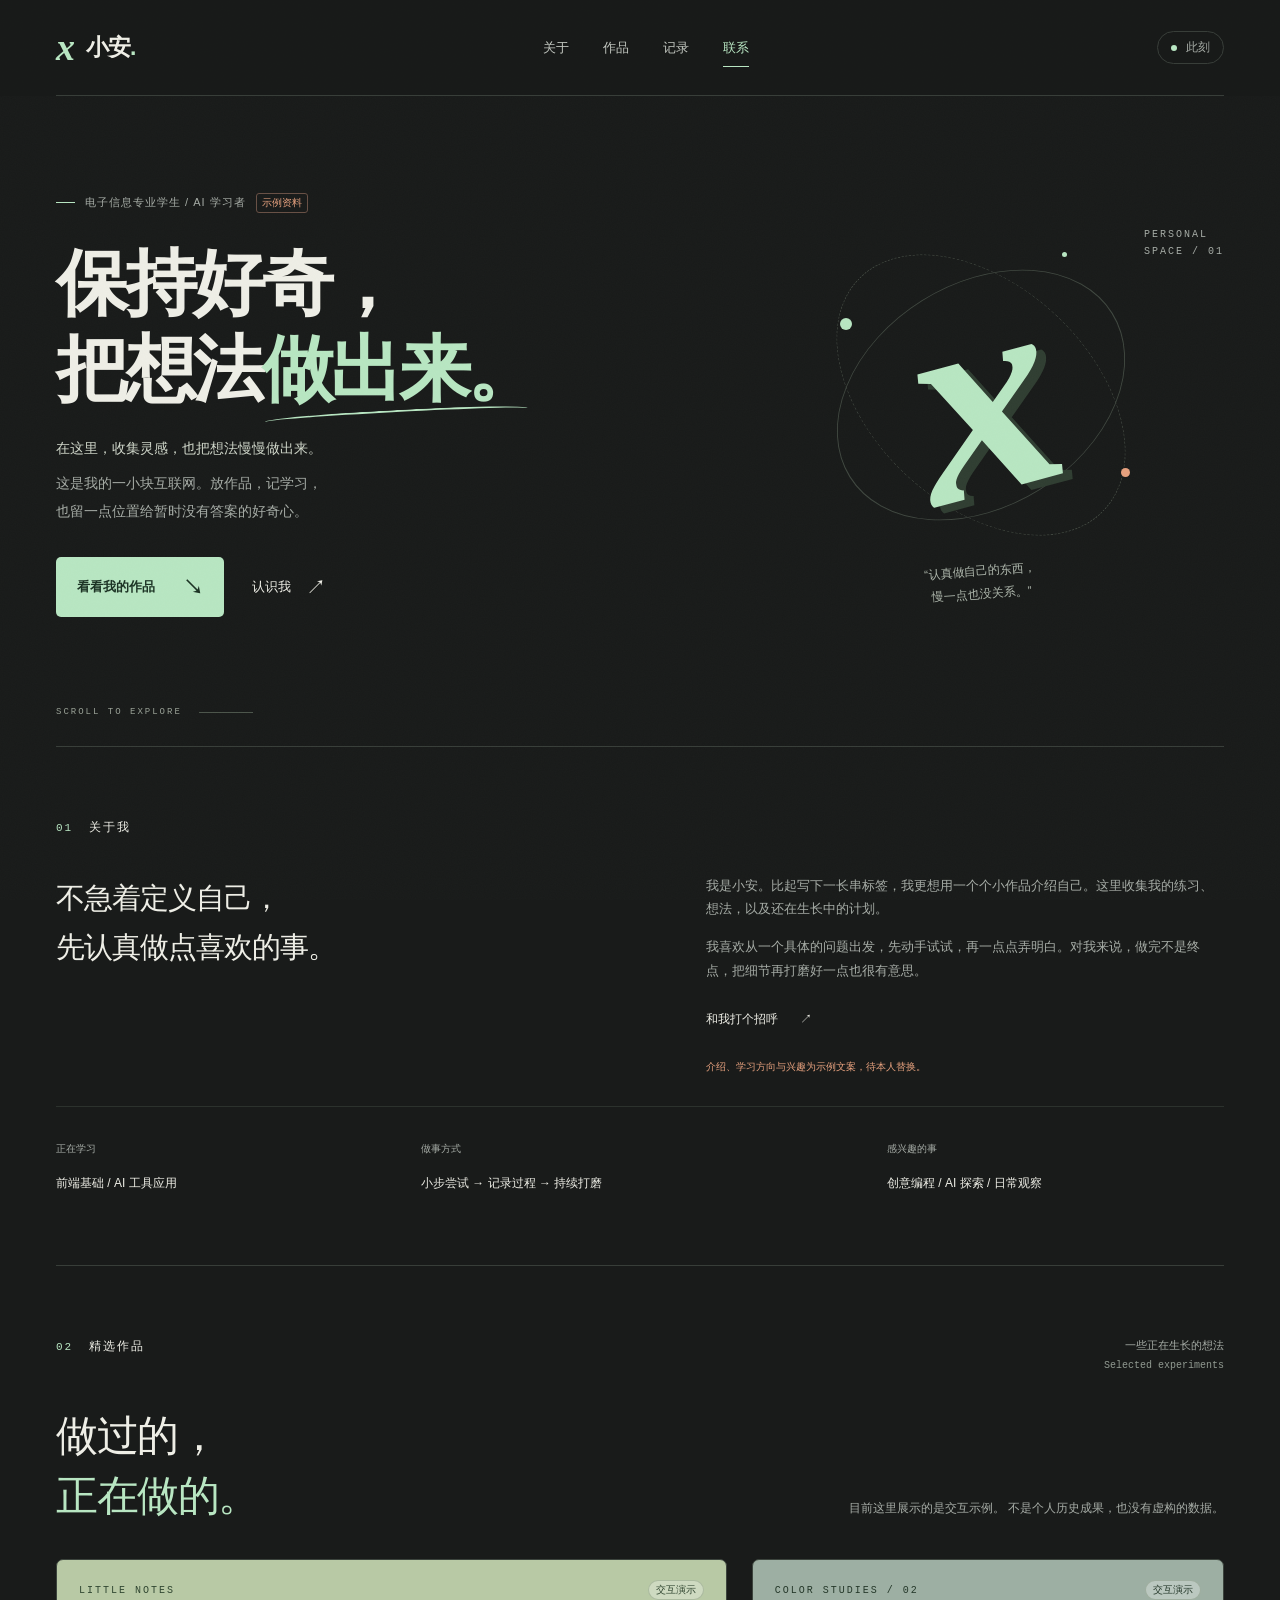
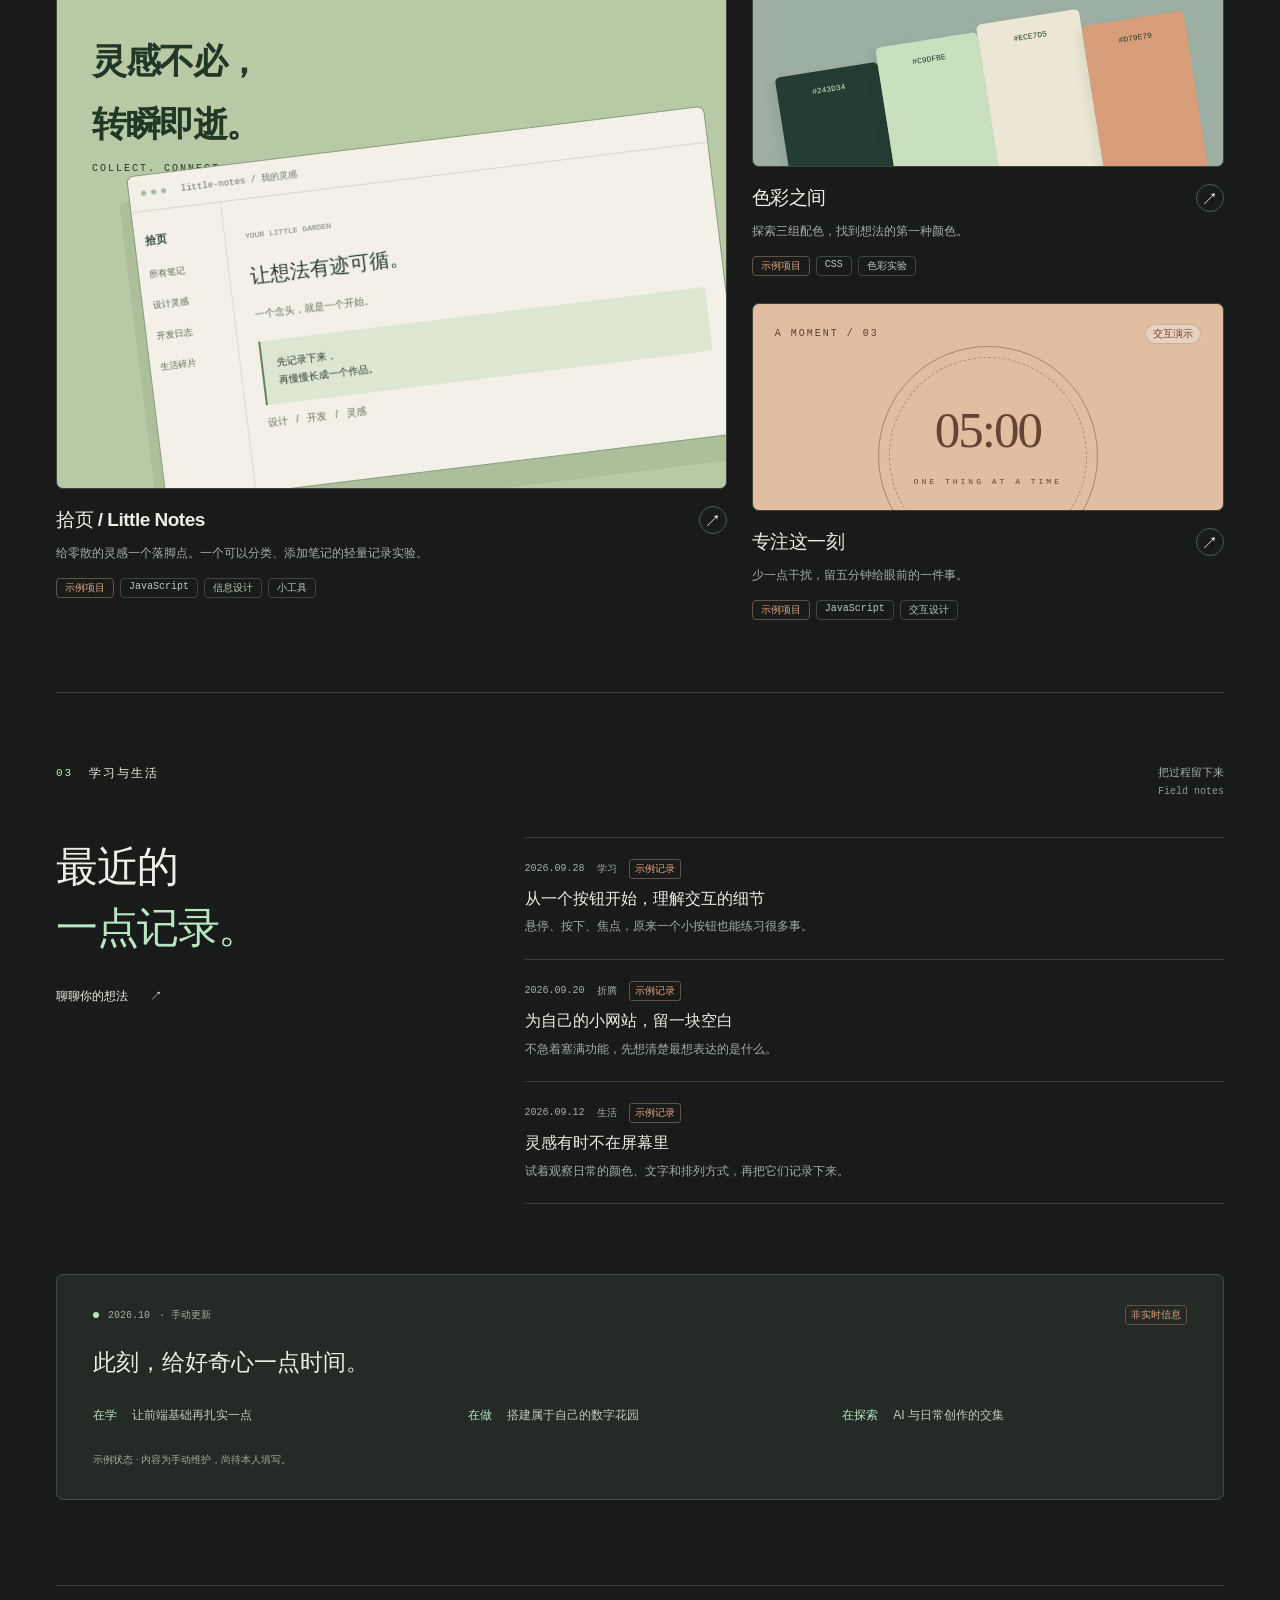
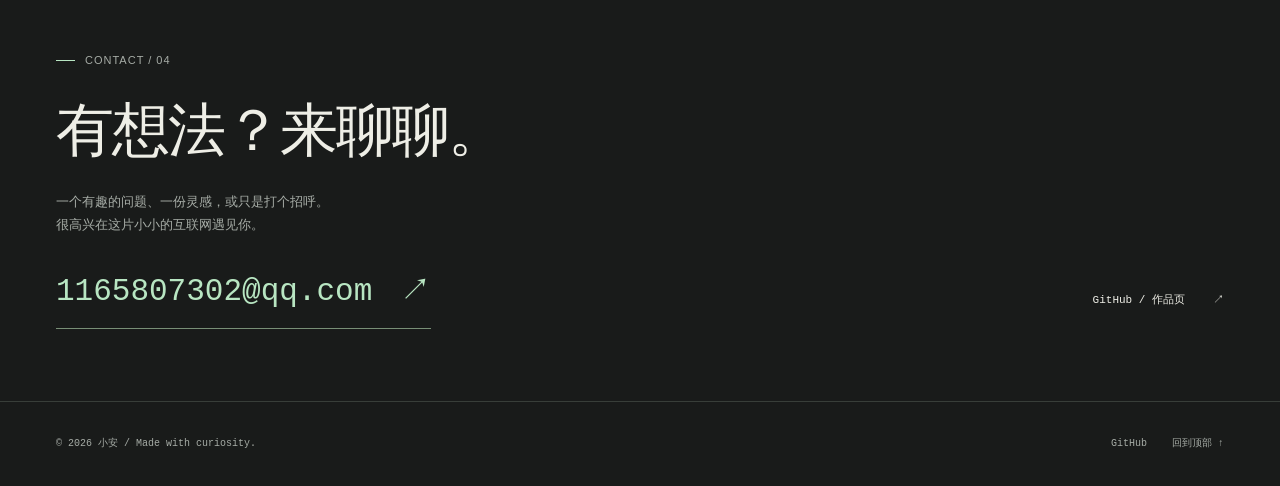
<file: index.html>
<!doctype html>
<html lang="zh-CN">
<head>
  <meta charset="utf-8">
  <meta name="viewport" content="width=device-width, initial-scale=1">
  <meta name="theme-color" content="#171918">
  <meta name="color-scheme" content="dark">
  <meta name="description" content="小安的个人空间：作品实验、学习记录，以及还在生长的想法。">
  <meta property="og:title" content="小安 — 保持好奇，把想法做出来">
  <meta property="og:description" content="作品实验、学习记录，以及还在生长的想法。">
  <meta property="og:type" content="website">
  <meta property="og:image" content="./assets/og-card.png">
  <meta property="og:image:alt" content="小安的个人空间：保持好奇，把想法做出来">
  <meta name="twitter:card" content="summary_large_image">
  <title>小安 — 保持好奇，把想法做出来</title>
  <link rel="icon" href="./assets/favicon.svg" type="image/svg+xml">
  <link rel="stylesheet" href="./styles.css">
  <script src="./config.js"></script>
</head>
<body>
  <div class="grain" aria-hidden="true"></div>
  <a class="skip-link" href="#main">跳到主要内容</a>
  <header class="site-header" id="top">
    <div class="container nav-wrap">
      <a class="wordmark" href="#top" aria-label="返回首页"><span class="wordmark-mark">x</span><span data-profile="nickname">小安</span><span class="wordmark-dot">.</span></a>
      <nav class="site-nav" aria-label="主导航">
        <a href="#about">关于</a><a href="#work">作品</a><a href="#notes">记录</a><a href="#contact">联系</a>
      </nav>
      <a class="nav-status" href="#now"><span class="status-dot"></span><span>此刻</span></a>
    </div>
  </header>

  <main id="main">
    <section class="hero container" aria-labelledby="hero-title">
      <div class="hero-copy reveal">
        <p class="eyebrow"><span class="eyebrow-line"></span><span data-profile="identity">电子信息专业学生 / AI 学习者</span><span class="example-mark">示例资料</span></p>
        <h1 id="hero-title"><span data-hero="0">保持好奇，</span><span data-hero="1">把想法</span><em data-hero="2">做出来。</em></h1>
        <p class="hero-intro" data-profile="intro"></p>
        <p class="hero-subtitle" data-hero="subtitle">这是我的一小块互联网。放作品，记学习，也留一点位置给暂时没有答案的好奇心。</p>
        <div class="hero-actions"><a class="button button-fill" href="#work">看看我的作品 <span>↘</span></a><a class="text-link" href="#about">认识我 <span>↗</span></a></div>
      </div>
      <div class="hero-aside reveal reveal-delay-1">
        <div class="orbital" aria-hidden="true"><span class="orbit orbit-one"></span><span class="orbit orbit-two"></span><span class="orbit-dot dot-a"></span><span class="orbit-dot dot-b"></span><span class="orbit-dot dot-c"></span><span class="orbital-core">x</span></div>
        <p class="aside-note">PERSONAL<br>SPACE / 01</p>
        <p class="aside-quote">“认真做自己的东西，<br>慢一点也没关系。”</p>
      </div>
      <div class="hero-scroll" aria-hidden="true"><span>SCROLL TO EXPLORE</span><span class="scroll-line"></span></div>
    </section>

    <section class="section about container" id="about" aria-labelledby="about-title">
      <div class="section-label"><span>01</span><span>关于我</span></div>
      <div class="about-grid">
        <h2 id="about-title" data-about="heading">不急着定义自己，<br>先认真做点喜欢的事。</h2>
        <div class="about-copy"><p data-about="p0"></p><p data-about="p1"></p><a class="arrow-link" href="#contact">和我打个招呼 <span>↗</span></a></div>
      </div>
      <div class="about-facts"><div class="fact"><span>正在学习</span><strong data-about="learning"></strong></div><div class="fact"><span>做事方式</span><strong data-about="method"></strong></div><div class="fact"><span>感兴趣的事</span><strong data-profile="interests"></strong></div></div>
    </section>

    <section class="section work container" id="work" aria-labelledby="work-title">
      <div class="section-heading"><div class="section-label"><span>02</span><span>精选作品</span></div><p>一些正在生长的想法<br><span>Selected experiments</span></p></div>
      <div class="work-intro"><h2 id="work-title">做过的，<br><em>正在做的。</em></h2><p>目前这里展示的是交互示例。<br>等我有了真实项目，会把它们换上来。</p></div>
      <div class="project-grid" id="project-grid"></div>
    </section>

    <section class="section notes container" id="notes" aria-labelledby="notes-title">
      <div class="section-heading"><div class="section-label"><span>03</span><span>学习与生活</span></div><p>把过程留下来<br><span>Field notes</span></p></div>
      <div class="notes-layout"><div><h2 id="notes-title">最近的<br><em>一点记录。</em></h2><a class="arrow-link" href="#contact">聊聊你的想法 <span>↗</span></a></div><div class="timeline" id="timeline"></div></div>
    </section>

    <section class="now-section container" id="now" aria-labelledby="now-title">
      <div class="now-card"><div class="now-top"><span class="now-label"><span class="status-dot"></span><span data-now="updated">2026.10</span> · 手动更新</span><span class="example-mark">非实时信息</span></div><h2 id="now-title" data-now="title">此刻正在做什么</h2><div class="now-list" id="now-list"></div><p class="now-foot" data-now="text"></p></div>
    </section>

    <section class="contact container" id="contact" aria-labelledby="contact-title"><div class="contact-rule"></div><p class="eyebrow"><span class="eyebrow-line"></span>CONTACT / 04</p><h2 id="contact-title" data-contact="title">有想法？来聊聊。</h2><p class="contact-copy" data-contact="text"></p><div class="contact-links"><a class="contact-email" data-email-link href="mailto:1165807302@qq.com"><span data-profile="email">1165807302@qq.com</span><span>↗</span></a><a class="contact-github" data-github-link href="https://github.com/oi-dazzling?tab=projects" target="_blank" rel="noreferrer"><span>GitHub / 作品页</span><span>↗</span></a></div></section>
  </main>

  <footer class="site-footer"><div class="container footer-inner"><p>© <span id="year">2026</span> <span data-profile="nickname">小安</span> / Made with curiosity.</p><div class="footer-links"><a data-github-link href="https://github.com/oi-dazzling?tab=projects" target="_blank" rel="noreferrer">GitHub</a><a href="#top">回到顶部 ↑</a></div></div></footer>
  <script src="./script.js"></script>
</body>
</html>
</file>
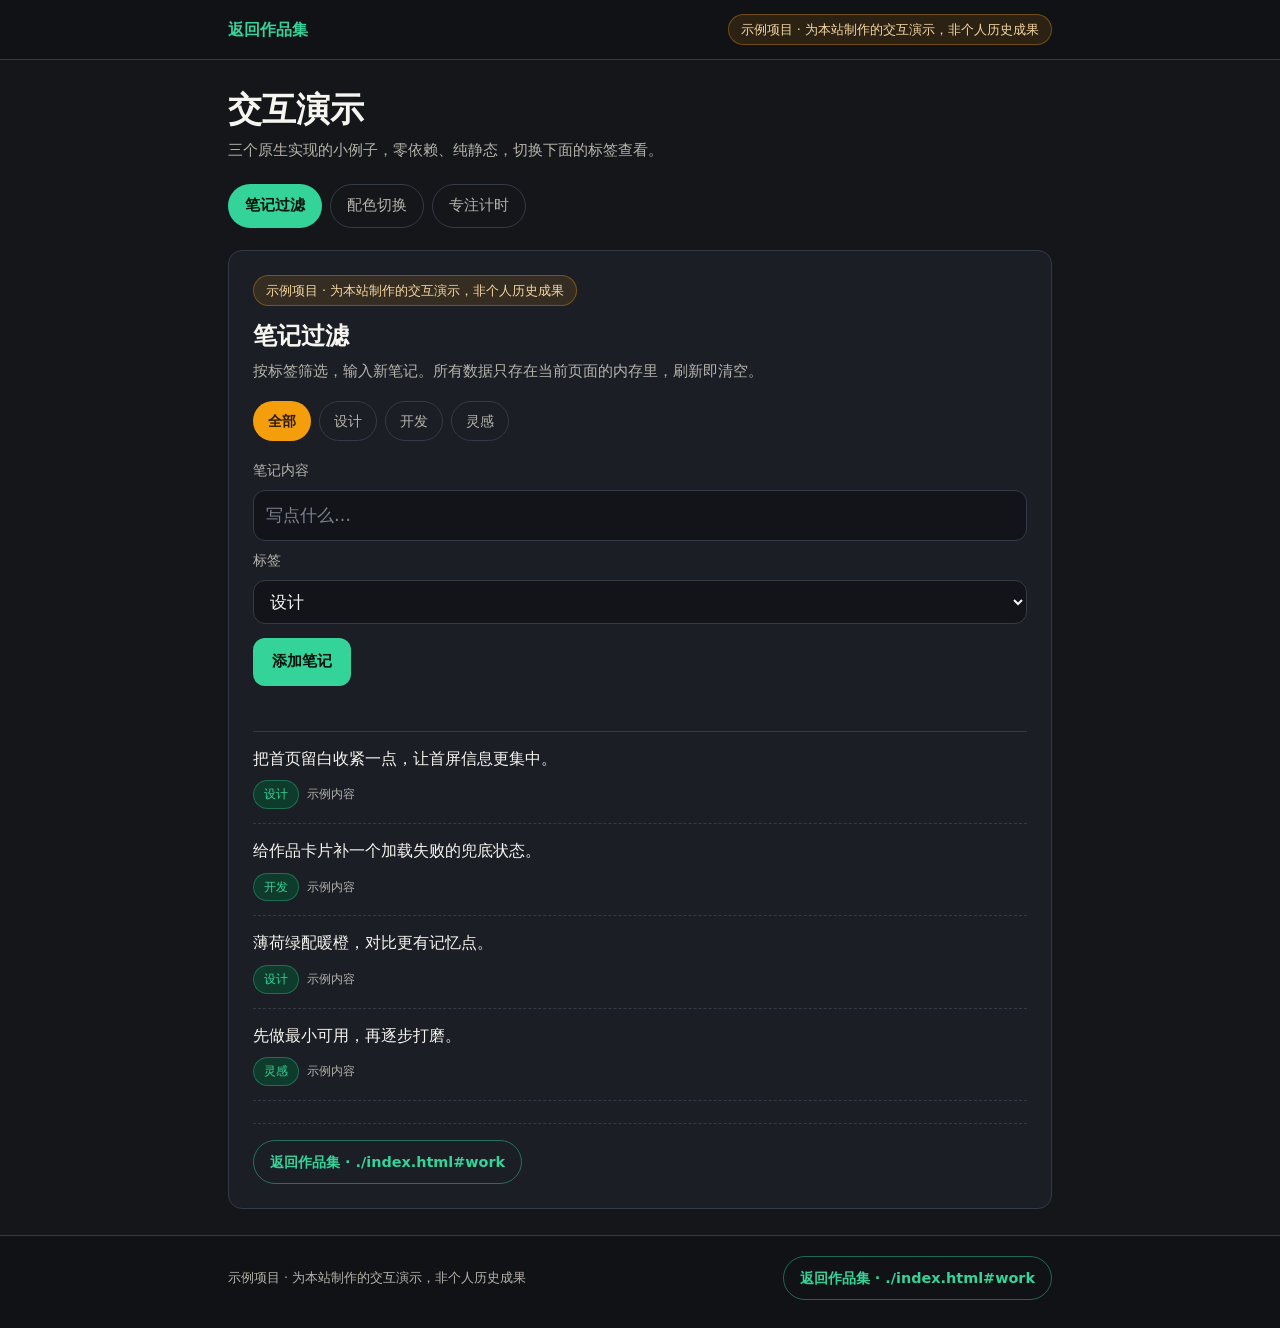
<file: demo.html>
<!DOCTYPE html>
<html lang="zh-CN">
<head>
<meta charset="utf-8">
<meta name="viewport" content="width=device-width, initial-scale=1">
<meta name="color-scheme" content="dark">
<meta name="description" content="三个原生实现的交互示例：笔记标签过滤、配色切换、专注倒计时。">
<title>交互演示 · 示例项目</title>
<link rel="icon" href="./assets/favicon.svg" type="image/svg+xml">
<link rel="stylesheet" href="./demo.css">
<script>
(function () {
  var value = null;
  try { value = new URLSearchParams(window.location.search).get('project'); } catch (error) { value = null; }
  if (value !== 'notes' && value !== 'palette' && value !== 'focus') { value = 'notes'; }
  document.documentElement.setAttribute('data-project', value);
})();
</script>
</head>
<body>
<a class="skip-link" href="#main">跳到主要内容</a>

<header class="site-head">
  <div class="wrap head-inner">
    <a class="brand" href="./index.html#work">返回作品集</a>
    <p class="tag-note">示例项目 · 为本站制作的交互演示，非个人历史成果</p>
  </div>
</header>

<main id="main" class="wrap" tabindex="-1">
  <h1 class="page-title">交互演示</h1>
  <p class="page-sub">三个原生实现的小例子，零依赖、纯静态，切换下面的标签查看。</p>

  <nav class="switcher" aria-label="示例切换">
    <a class="switch-link" data-project="notes" href="./demo.html?project=notes">笔记过滤</a>
    <a class="switch-link" data-project="palette" href="./demo.html?project=palette">配色切换</a>
    <a class="switch-link" data-project="focus" href="./demo.html?project=focus">专注计时</a>
  </nav>

  <section id="panel-notes" class="panel" aria-labelledby="notes-h">
    <p class="tag-note">示例项目 · 为本站制作的交互演示，非个人历史成果</p>
    <h2 class="panel-title" id="notes-h" tabindex="-1">笔记过滤</h2>
    <p class="panel-desc">按标签筛选，输入新笔记。所有数据只存在当前页面的内存里，刷新即清空。</p>

    <div class="tag-filter" id="tagFilter" role="group" aria-label="按标签筛选笔记"></div>

    <form class="note-form" id="noteForm" novalidate>
      <label class="field" for="noteText">笔记内容</label>
      <input class="input" id="noteText" name="noteText" type="text" maxlength="120" autocomplete="off" placeholder="写点什么…">
      <label class="field" for="noteTag">标签</label>
      <select class="input" id="noteTag" name="noteTag"></select>
      <button class="btn btn-primary" type="submit">添加笔记</button>
    </form>

    <p class="status" id="notesStatus" role="status" aria-live="polite" aria-atomic="true"></p>

    <ul class="note-list" id="noteList" aria-label="笔记列表"></ul>

    <p class="panel-back">
      <a class="back-link" href="./index.html#work">返回作品集 · ./index.html#work</a>
    </p>
  </section>

  <section id="panel-palette" class="panel" aria-labelledby="palette-h">
    <p class="tag-note">示例项目 · 为本站制作的交互演示，非个人历史成果</p>
    <h2 class="panel-title" id="palette-h" tabindex="-1">配色切换</h2>
    <p class="panel-desc">三套配色方案，点击任意色块即可复制对应的 HEX 值。</p>

    <div class="scheme-tabs" id="schemeTabs" role="group" aria-label="配色方案"></div>

    <div class="preview" id="preview">
      <p class="preview-kicker">配色预览</p>
      <h3 class="preview-title">薄荷绿与暖橙</h3>
      <p class="preview-text">这段文字、按钮和标签会跟随所选配色一起变化。</p>
      <p class="preview-actions">
        <span class="preview-btn">主要按钮</span>
        <span class="preview-chip">标签</span>
      </p>
    </div>

    <ul class="swatch-list" id="swatchList" aria-label="色值与复制"></ul>

    <p class="status" id="paletteStatus" role="status" aria-live="polite" aria-atomic="true"></p>

    <p class="panel-back">
      <a class="back-link" href="./index.html#work">返回作品集 · ./index.html#work</a>
    </p>
  </section>

  <section id="panel-focus" class="panel" aria-labelledby="focus-h">
    <p class="tag-note">示例项目 · 为本站制作的交互演示，非个人历史成果</p>
    <h2 class="panel-title" id="focus-h" tabindex="-1">专注计时</h2>
    <p class="panel-desc">5 分钟倒计时。按真实时间差计算，切到后台再回来也不会走偏。</p>

    <div class="timer">
      <p class="timer-time" id="timeDisplay" role="timer" aria-live="off">05:00</p>
      <div class="progress" id="progressTrack" role="progressbar" aria-label="剩余时间" aria-valuemin="0" aria-valuemax="300" aria-valuenow="300" aria-valuetext="剩余 5 分 0 秒">
        <span class="progress-fill" id="progressFill"></span>
      </div>
      <p class="timer-state" id="timerState">未开始</p>
    </div>

    <div class="timer-actions">
      <button class="btn btn-primary" id="startPause" type="button">开始</button>
      <button class="btn" id="resetBtn" type="button">重置</button>
    </div>

    <p class="status" id="focusStatus" role="status" aria-live="polite" aria-atomic="true"></p>

    <p class="panel-back">
      <a class="back-link" href="./index.html#work">返回作品集 · ./index.html#work</a>
    </p>
  </section>
</main>

<footer class="site-foot">
  <div class="wrap foot-inner">
    <p class="foot-note">示例项目 · 为本站制作的交互演示，非个人历史成果</p>
    <a class="back-link" href="./index.html#work">返回作品集 · ./index.html#work</a>
  </div>
</footer>

<script src="./demo.js"></script>
</body>
</html>
</file>
<file: styles.css>
:root{--bg:#191b1a;--surface:#222523;--text:#eeeee6;--muted:#a6aca6;--mint:#b8e6c2;--orange:#e6a17e;--line:#383e39;--font:"Segoe UI","PingFang SC","Microsoft YaHei",sans-serif;--mono:Consolas,"SFMono-Regular",monospace}*{box-sizing:border-box}html{scroll-behavior:smooth;scroll-padding-top:105px}body{margin:0;background:var(--bg);color:var(--text);font:15px/1.8 var(--font);-webkit-font-smoothing:antialiased}a{color:inherit;text-decoration:none}button,input,select{font:inherit}a,button{-webkit-tap-highlight-color:transparent}button{cursor:pointer}a:focus-visible,button:focus-visible,input:focus-visible,select:focus-visible{outline:2px solid var(--mint);outline-offset:6px}::selection{background:var(--mint);color:var(--bg)}h1,h2,h3,p{margin:0}h1,h2,h3{line-height:1.35}em{font-style:normal;color:var(--mint)}[hidden]{display:none!important}.container{width:calc(100% - 112px);max-width:1184px;margin-inline:auto}.grain{pointer-events:none;position:fixed;inset:0;z-index:9;opacity:.025;background-image:url("./assets/grain.svg")}.skip-link{position:fixed;top:12px;left:16px;z-index:50;transform:translateY(-180%);background:var(--mint);color:var(--bg);padding:10px 18px}.skip-link:focus{transform:none}.site-header{position:sticky;top:0;z-index:20;background:rgba(25,27,26,.97);transition:box-shadow .25s}.site-header.scrolled{box-shadow:0 1px var(--line)}.nav-wrap{display:flex;align-items:center;justify-content:space-between;min-height:96px;border-bottom:1px solid var(--line)}.wordmark{font-size:23px;display:flex;align-items:center;font-weight:700;letter-spacing:-1px}.wordmark-mark{font-size:38px;line-height:1;margin-right:12px;font-family:Georgia,serif;font-style:italic;color:var(--mint)}.wordmark-dot{color:var(--mint)}.site-nav{display:flex;gap:34px;font-size:13px}.site-nav a{padding:12px 0;color:#c3c8c1;position:relative}.site-nav a:after{content:"";position:absolute;left:0;right:0;bottom:4px;height:1px;background:var(--mint);transform:scaleX(0);transition:transform .2s}.site-nav a:hover,.site-nav a[aria-current]{color:var(--mint)}.site-nav a:hover:after,.site-nav a[aria-current]:after{transform:scaleX(1)}.nav-status{display:flex;align-items:center;gap:9px;color:var(--muted);font-size:12px;border:1px solid var(--line);border-radius:30px;padding:5px 13px}.status-dot{display:inline-block;width:6px;height:6px;background:var(--mint);border-radius:50%;flex-shrink:0}.hero{display:grid;grid-template-columns:1.4fr 1fr;position:relative;align-items:center;min-height:650px;padding-block:68px 100px}.eyebrow{display:flex;gap:10px;align-items:center;flex-wrap:wrap;color:var(--muted);font-size:11px;letter-spacing:1px}.eyebrow-line{width:19px;height:1px;background:var(--mint)}.example-mark{color:var(--orange);font-size:10px;border:1px solid #685045;border-radius:3px;padding:0 5px;letter-spacing:0;white-space:nowrap}.hero h1{font-size:clamp(48px,5.6vw,78px);font-weight:650;letter-spacing:-3.5px;line-height:1.2;margin:27px 0 24px}.hero h1>span:first-child{display:block}.hero h1>em{position:relative;display:inline-block}.hero h1>em:after{content:"";position:absolute;left:3px;right:8px;bottom:-8px;height:8px;border-top:2px solid var(--mint);transform:rotate(-3deg);border-radius:50%}.hero-intro{font-size:14px;color:#d0d7ca;margin-bottom:8px}.hero-subtitle{font-size:14px;color:var(--muted);line-height:2;white-space:pre-line;max-width:490px}.hero-actions{display:flex;gap:28px;align-items:center;margin-top:32px}.button{display:inline-flex;align-items:center;gap:28px;padding:12px 21px;border-radius:5px;font-size:13px;font-weight:600;transition:background .2s,transform .2s}.button-fill{background:var(--mint);color:#1c3324}.button:hover{background:#cff1d5;transform:translateY(-2px)}.button:active{transform:translateY(1px)}.button span,.text-link span{font-size:20px}.text-link{font-size:13px;display:inline-flex;align-items:center;gap:15px;min-height:44px}.text-link:hover,.arrow-link:hover{color:var(--mint)}.hero-aside{position:relative;min-height:390px;margin-top:20px}.orbital{position:absolute;width:350px;height:350px;left:50%;top:0;transform:translateX(-50%);display:grid;place-items:center}.orbit{position:absolute;border:1px solid #404840;border-radius:50%;inset:20px;transform:rotate(-32deg) scaleY(.72)}.orbit-two{inset:6px;transform:rotate(43deg) scaleY(.65);border-style:dashed;border-color:#424941}.orbit-dot{position:absolute;width:12px;height:12px;border-radius:50%;background:var(--mint)}.dot-a{left:34px;top:98px}.dot-b{right:26px;bottom:93px;background:var(--orange);width:9px;height:9px}.dot-c{right:89px;top:32px;width:5px;height:5px}.orbital-core{font-family:Georgia,serif;font-style:italic;font-size:290px;line-height:1;font-weight:700;color:var(--mint);transform:rotate(-15deg);text-shadow:8px 8px 0 #303e32;animation:float 7s ease-in-out infinite;transition:color .35s}.orbital:hover .orbital-core{color:#d4edba}.aside-note{position:absolute;right:0;top:6px;color:var(--muted);font:10px/1.7 var(--mono);letter-spacing:2px}.aside-quote{position:absolute;bottom:4px;left:50%;transform:translateX(-50%) rotate(-4deg);width:200px;text-align:center;font-size:12px;line-height:1.9;color:#aeb7ac}.hero-scroll{position:absolute;bottom:29px;left:0;display:flex;gap:17px;align-items:center;color:#99a196;font:9px var(--mono);letter-spacing:2px}.scroll-line{height:1px;width:54px;background:#4c554b}.section{padding-block:70px;border-top:1px solid var(--line)}.section-label{display:flex;align-items:center;gap:16px;font-size:12px;letter-spacing:2px}.section-label>span:first-child{font:11px var(--mono);color:var(--mint)}.about-grid{display:grid;grid-template-columns:1.1fr 1fr;gap:80px;margin-top:35px}.about h2{font-size:29px;line-height:1.7;font-weight:550;white-space:pre-line;letter-spacing:-1px}.about-copy{color:var(--muted);font-size:13px}.about-copy p+p{margin-top:15px}.content-notice{color:var(--orange);font-size:10px;margin-top:16px}.project-tags .example-tag{color:var(--orange);border-color:#685045}.arrow-link{display:inline-flex;gap:22px;align-items:center;color:var(--text);font-size:12px;min-height:44px;margin-top:16px}.about-facts{display:grid;grid-template-columns:1fr 1.3fr 1fr;gap:28px;padding-top:33px;margin-top:30px;border-top:1px solid #2c322d}.fact>span{display:block;color:var(--muted);font-size:10px;margin-bottom:10px}.fact strong{font-size:12px;font-weight:400}.section-heading{display:flex;justify-content:space-between;align-items:flex-start}.section-heading>p{text-align:right;font-size:11px;color:var(--muted);line-height:1.7}.section-heading>p>span{font:10px var(--mono);color:#919a91}.work-intro{display:flex;justify-content:space-between;align-items:end;margin-block:32px}.work-intro h2,.notes h2{font-size:42px;font-weight:550;letter-spacing:-1.5px;line-height:1.45}.work-intro>p{font-size:12px;color:var(--muted);padding-bottom:8px}.project-grid{display:grid;grid-template-columns:1.42fr 1fr;gap:25px}.project{min-width:0}.project:first-child{grid-row:span 2}.project-link{display:block;transition:transform .3s}.project-link:hover{transform:translateY(-5px)}.cover{position:relative;overflow:hidden;border-radius:7px;border:1px solid #3c443d;transition:border-color .3s;isolation:isolate;height:208px}.project-link:hover .cover{border-color:#9ab9a0}.project:first-child .cover{height:530px;background:#b8c9a5}.project-info{padding:17px 0 2px}.project-top{display:flex;align-items:center;justify-content:space-between;gap:15px}.project-top h3{font-size:19px;font-weight:550;letter-spacing:-.5px}.project-top>span{width:28px;height:28px;border:1px solid #4e594e;border-radius:50%;display:grid;place-items:center;font-size:17px}.project-description{color:var(--muted);font-size:12px;line-height:1.8;margin-top:9px}.project-tags{display:flex;flex-wrap:wrap;gap:6px;margin-top:13px}.project-tags span{font:10px var(--mono);padding:2px 8px;border:1px solid #3f463f;border-radius:4px;color:#bdc6ba}.cover-top{position:absolute;inset:20px 22px auto;display:flex;justify-content:space-between;align-items:center;font:10px var(--mono);letter-spacing:2px;z-index:3;color:#304631}.cover .demo-badge{font:10px var(--font);letter-spacing:0;background:#ffffff50;border:1px solid #60785b50;padding:2px 7px;border-radius:30px}.notes-cover-title{position:absolute;left:35px;top:69px;color:#223827;font-size:35px;font-weight:600;letter-spacing:-1.5px}.notes-cover-title small{font:10px var(--mono);display:block;letter-spacing:2px;margin-top:8px}.mini-window{position:absolute;left:13%;top:180px;width:87%;height:330px;background:#f2f0e7;border:1px solid #8c9b83;border-radius:7px;transform:rotate(-7deg);box-shadow:-10px 25px 0 #57735520;transition:transform .35s;overflow:hidden;color:#243729}.project-link:hover .mini-window{transform:rotate(-4deg) translateY(-4px)}.mini-toolbar{height:36px;border-bottom:1px solid #d3d8c9;display:flex;gap:5px;align-items:center;padding:0 12px}.mini-toolbar i{width:5px;height:5px;border-radius:50%;background:#a8b4a0}.mini-toolbar span{font:9px var(--mono);margin-left:10px;color:#63705d}.mini-content{display:grid;grid-template-columns:90px 1fr;height:100%}.mini-sidebar{border-right:1px solid #d7ddce;padding:20px 10px;display:flex;flex-direction:column;gap:15px;font-size:9px;color:#536249}.mini-sidebar b{color:#2d4330;font-size:11px}.mini-paper{padding:20px;position:relative}.mini-paper>small{font:8px var(--mono);color:#76806e}.mini-paper>h4{font-size:20px;font-weight:550;margin:12px 0}.mini-paper>p{font-size:10px;color:#617155;margin-top:9px}.mini-note{background:#dde5d3;margin-top:18px;padding:14px;font-size:10px;border-left:2px solid #6a825a}.cover-palette{background:#9dafa3}.cover-palette .cover-top{color:#25382a}.swatches{display:flex;position:absolute;inset:64px 28px -14px;transform:rotate(-9deg);align-items:flex-start}.swatches>span{width:25%;height:160px;border-radius:5px 5px 0 0;box-shadow:-5px 3px 10px #15291e13;display:flex;align-items:flex-start;justify-content:center;padding-top:15px;font:8px var(--mono)}.swatches>span:nth-child(1){background:#243d34;color:#d6e6cb;transform:translateY(21px)}.swatches>span:nth-child(2){background:#c9dfbe;color:#243d34;transform:translateY(7px)}.swatches>span:nth-child(3){background:#ece7d5;color:#243d34}.swatches>span:nth-child(4){background:#d79e79;color:#243d34;transform:translateY(18px)}.cover-focus{background:#e1bda1}.cover-focus .cover-top{color:#603e2d}.clock-illustration{position:absolute;width:220px;height:220px;border:1px solid #ad8268;border-radius:50%;left:50%;top:42px;transform:translateX(-50%);text-align:center;padding-top:38px;color:#664332}.clock-illustration:before{content:"";position:absolute;inset:10px;border:1px dashed #b9896d;border-radius:50%}.clock-illustration strong{font-size:51px;font-family:Georgia,serif;font-weight:400;letter-spacing:-2px}.clock-illustration small{display:block;font:8px var(--mono);letter-spacing:3px}.notes-layout{display:grid;grid-template-columns:1fr 1.8fr;gap:80px;margin-top:37px}.timeline{border-top:1px solid var(--line)}.entry{padding:21px 0;border-bottom:1px solid var(--line)}.entry-meta{display:flex;gap:12px;align-items:center;font-size:10px;color:var(--muted);margin-bottom:9px}.entry-meta time{font-family:var(--mono)}.entry h3{font-size:16px;font-weight:500}.entry p{font-size:12px;color:var(--muted);margin-top:7px}.now-section{padding-bottom:85px}.now-card{background:#242a25;border:1px solid #414d3f;border-radius:7px;padding:30px 36px;position:relative}.now-top{display:flex;justify-content:space-between;gap:20px}.now-label{display:flex;gap:9px;align-items:center;font:10px var(--mono);color:var(--muted)}.now-card h2{font-size:23px;font-weight:500;margin-top:22px}.now-list{display:grid;grid-template-columns:repeat(3,1fr);gap:30px;margin-top:27px}.now-item{display:flex;gap:15px;font-size:12px}.now-item span{color:var(--mint);white-space:nowrap}.now-item p{color:#c3cbbd}.now-foot{font-size:10px;color:var(--muted);margin-top:24px}.contact{padding-bottom:72px}.contact-rule{height:1px;background:var(--line);margin-bottom:65px}.contact h2{font-size:clamp(36px,4.5vw,61px);font-weight:550;letter-spacing:-2px;margin-top:21px}.contact-copy{font-size:13px;color:var(--muted);white-space:pre-line;margin-top:20px}.contact-links{display:flex;justify-content:space-between;align-items:center;gap:20px;margin-top:33px}.contact-email{font:clamp(18px,2.6vw,31px)/1.5 var(--mono);color:var(--mint);display:flex;gap:28px;border-bottom:1px solid #788f76;padding-bottom:12px;overflow-wrap:anywhere}.contact-email:hover{color:#e0f2cf}.contact-github{font:11px var(--mono);display:flex;gap:28px;min-height:44px;align-items:center}.site-footer{border-top:1px solid var(--line);padding:25px 0;color:var(--muted);font:10px/1.8 var(--mono)}.footer-inner,.footer-links{display:flex;justify-content:space-between;gap:25px;align-items:center}.footer-links a{padding:8px 0}.footer-links a:hover{color:var(--mint)}.reveal{animation:enter .45s both}.reveal-delay-1{animation-delay:.12s}.will-reveal{opacity:0;transform:translateY(15px);transition:opacity .45s,transform .45s}.will-reveal.visible{opacity:1;transform:none}@keyframes enter{from{opacity:0;transform:translateY(14px)}to{opacity:1;transform:none}}@keyframes float{0%,100%{transform:rotate(-15deg) translateY(0)}50%{transform:rotate(-11deg) translateY(-9px)}}@media(min-width:1450px){.hero{min-height:730px}.hero h1{font-size:84px}}@media(max-width:1000px){.container{width:calc(100% - 72px)}.hero{min-height:620px;grid-template-columns:1.4fr 1fr}.hero h1{font-size:clamp(45px,6.7vw,68px)}.orbital{width:285px;height:285px;top:25px}.orbital-core{font-size:235px}.hero-aside{min-height:350px}.about-grid{gap:40px}.project-grid{grid-template-columns:1.2fr 1fr;gap:20px}.mini-window{left:8%;width:100%}.notes-layout{gap:40px}.now-list{gap:20px}.now-item{display:block}.now-item p{margin-top:5px}}@media(max-width:720px){html{scroll-padding-top:92px}.container{width:calc(100% - 40px)}.nav-wrap{min-height:76px}.wordmark{font-size:20px}.wordmark-mark{font-size:30px;margin-right:7px}.site-nav{gap:19px;font-size:12px}.nav-status{display:none}.hero{grid-template-columns:1fr;padding-top:45px;padding-bottom:68px;min-height:0}.hero-copy{z-index:2}.hero h1{font-size:clamp(44px,9vw,65px);letter-spacing:-2px;margin-top:24px}.hero-subtitle{font-size:13px;max-width:430px}.hero-actions{margin-top:25px}.hero-aside{min-height:280px;margin-top:26px}.orbital{width:275px;height:275px;top:-5px;left:56%}.orbital-core{font-size:219px}.aside-note{right:15px;top:20px}.aside-quote{left:22%;bottom:18px;font-size:10px;width:145px}.hero-scroll{bottom:20px}.section{padding-block:46px}.about-grid{grid-template-columns:1fr;gap:23px;margin-top:28px}.about h2{font-size:26px}.about-facts{grid-template-columns:1fr;gap:20px;margin-top:20px;padding-top:25px}.fact{display:grid;grid-template-columns:85px 1fr;gap:15px}.fact>span{margin:0}.work-intro{align-items:start;gap:20px}.work-intro h2,.notes h2{font-size:32px}.work-intro>p{font-size:10px;padding-top:8px}.project-grid{grid-template-columns:1fr;gap:31px}.project:first-child{grid-row:auto}.project:first-child .cover{height:360px}.mini-window{top:138px;width:79%;left:24%;height:280px}.notes-cover-title{top:53px;font-size:29px;left:25px}.cover{height:230px}.swatches{inset:64px 45px -14px}.swatches>span{height:220px}.project-top h3{font-size:19px}.notes-layout{grid-template-columns:1fr;gap:20px;margin-top:25px}.notes-layout h2 br{display:none}.notes-layout .arrow-link{margin-top:6px}.now-section{padding-bottom:45px}.now-card{padding:24px}.now-list{grid-template-columns:1fr;gap:16px;margin-top:22px}.now-item{display:flex;gap:20px}.now-item p{margin:0}.now-item span{min-width:36px}.now-top{gap:9px;flex-wrap:wrap}.contact-rule{margin-bottom:43px}.contact{padding-bottom:45px}.contact h2{font-size:38px;letter-spacing:-1px}.contact-links{align-items:flex-start;flex-direction:column;margin-top:26px;gap:14px}.contact-email{font-size:clamp(16px,5vw,24px);gap:20px}.footer-inner{align-items:start;flex-direction:column;gap:8px}.footer-links{gap:26px}.section-heading>p{font-size:10px}}@media(max-width:360px){.site-nav{gap:14px}.wordmark-mark{display:none}.eyebrow{font-size:9px;gap:7px}.hero h1{font-size:43px}.hero-actions{gap:22px}.button{gap:15px;padding:11px 15px}.hero-aside{min-height:252px}.orbital{width:240px;height:240px;left:56%}.orbital-core{font-size:195px}.work-intro{display:block}.work-intro>p{margin-top:15px}.mini-sidebar{display:none}.mini-content{grid-template-columns:1fr}.mini-window{left:15%;width:94%}.now-card{padding:20px}.contact h2{font-size:32px}.about h2{font-size:23px}}@media(prefers-reduced-motion:reduce){html{scroll-behavior:auto}*,*:before,*:after{animation:none!important;transition:none!important}.will-reveal{opacity:1;transform:none}.project-link:hover{transform:none}}
</file>
<file: demo.css>
*,
*::before,
*::after {
  box-sizing: border-box;
}

:root {
  --ink: #14161a;
  --ink-soft: #1b1e25;
  --ink-card: #22262f;
  --ink-input: #12141a;
  --line: #343a47;
  --paper: #f7f5f0;
  --paper-soft: #b6b3ab;
  --mint: #34d399;
  --mint-soft: #0f3b2c;
  --orange: #f59e0b;
  --radius: 14px;
  --gap: clamp(14px, 4vw, 24px);
  --font: system-ui, -apple-system, "PingFang SC", "Hiragino Sans GB", "Microsoft YaHei", "Source Han Sans SC", "Noto Sans CJK SC", "WenQuanYi Micro Hei", sans-serif;
  --mono: ui-monospace, SFMono-Regular, Menlo, Consolas, "Courier New", monospace;
}

html {
  -webkit-text-size-adjust: 100%;
}

body {
  margin: 0;
  background: var(--ink);
  color: var(--paper);
  font-family: var(--font);
  font-size: clamp(15px, 4vw, 17px);
  line-height: 1.7;
  overflow-wrap: anywhere;
}

h1,
h2,
h3,
p,
ul {
  margin: 0;
}

ul {
  list-style: none;
  padding: 0;
}

a {
  color: var(--mint);
}

:focus {
  outline: none;
}

:focus-visible {
  outline: 3px solid var(--mint);
  outline-offset: 2px;
  border-radius: 8px;
}

.wrap {
  width: 100%;
  max-width: 880px;
  margin: 0 auto;
  padding: 0 clamp(14px, 5vw, 28px);
}

.skip-link {
  position: absolute;
  top: 0;
  left: -9999px;
  z-index: 30;
  background: var(--mint);
  color: #06130e;
  font-weight: 700;
  padding: 10px 16px;
  border-radius: 0 0 12px 0;
  text-decoration: none;
}

.skip-link:focus {
  left: 0;
}

.site-head {
  background: #101216;
  border-bottom: 1px solid var(--line);
}

.head-inner {
  display: flex;
  flex-wrap: wrap;
  align-items: center;
  justify-content: space-between;
  gap: 10px;
  padding-top: 14px;
  padding-bottom: 14px;
}

.brand {
  color: var(--mint);
  font-weight: 700;
  text-decoration: none;
  font-size: 1rem;
}

.brand:hover {
  text-decoration: underline;
}

.tag-note {
  font-size: 0.8rem;
  line-height: 1.5;
  color: #f6d7a3;
  background: rgba(245, 158, 11, 0.12);
  border: 1px solid rgba(245, 158, 11, 0.35);
  border-radius: 999px;
  padding: 5px 12px;
}

.page-title {
  font-size: clamp(1.5rem, 7vw, 2.1rem);
  line-height: 1.3;
  margin-top: 28px;
}

.page-sub {
  color: var(--paper-soft);
  font-size: 0.95rem;
  margin-top: 6px;
}

.switcher {
  display: flex;
  flex-wrap: wrap;
  gap: 8px;
  margin: 20px 0 22px;
}

.switch-link {
  display: inline-flex;
  align-items: center;
  min-height: 44px;
  padding: 8px 16px;
  border: 1px solid var(--line);
  border-radius: 999px;
  color: var(--paper-soft);
  text-decoration: none;
  font-size: 0.95rem;
}

.switch-link:hover {
  color: var(--paper);
  border-color: var(--mint);
}

.switch-link[aria-current="page"] {
  background: var(--mint);
  border-color: transparent;
  color: #06130e;
  font-weight: 700;
}

.panel {
  background: var(--ink-soft);
  border: 1px solid var(--line);
  border-radius: var(--radius);
  padding: var(--gap);
  margin-bottom: 26px;
}

.panel > .tag-note {
  display: inline-block;
  margin-bottom: 14px;
}

.panel-title {
  font-size: clamp(1.2rem, 5.5vw, 1.5rem);
  line-height: 1.35;
}

.panel-desc {
  color: var(--paper-soft);
  font-size: 0.92rem;
  margin-top: 6px;
  margin-bottom: 18px;
}

.panel-back {
  margin-top: 22px;
  padding-top: 16px;
  border-top: 1px dashed var(--line);
}

.back-link {
  display: inline-flex;
  align-items: center;
  min-height: 44px;
  padding: 8px 16px;
  border: 1px solid rgba(52, 211, 153, 0.45);
  border-radius: 999px;
  color: var(--mint);
  text-decoration: none;
  font-size: 0.9rem;
  font-weight: 600;
}

.back-link:hover {
  background: var(--mint-soft);
}

.btn {
  font: inherit;
  font-size: 0.95rem;
  font-weight: 600;
  min-height: 44px;
  padding: 10px 18px;
  border-radius: 12px;
  border: 1px solid var(--line);
  background: var(--ink-card);
  color: var(--paper);
  cursor: pointer;
}

.btn:hover {
  border-color: var(--mint);
}

.btn-primary {
  background: var(--mint);
  border-color: transparent;
  color: #06130e;
}

.btn-primary:hover {
  background: #5ee6b0;
}

.input {
  font: inherit;
  width: 100%;
  min-height: 44px;
  padding: 10px 12px;
  border-radius: 12px;
  border: 1px solid var(--line);
  background: var(--ink-input);
  color: var(--paper);
}

.input::placeholder {
  color: #7c8290;
}

.status {
  min-height: 1.5em;
  margin-top: 14px;
  font-size: 0.85rem;
  color: var(--orange);
}

.tag-filter {
  display: flex;
  flex-wrap: wrap;
  gap: 8px;
  margin-bottom: 18px;
}

.tag-btn {
  font: inherit;
  font-size: 0.85rem;
  min-height: 40px;
  padding: 6px 14px;
  border-radius: 999px;
  border: 1px solid var(--line);
  background: transparent;
  color: var(--paper-soft);
  cursor: pointer;
}

.tag-btn:hover {
  color: var(--paper);
  border-color: var(--mint);
}

.tag-btn[aria-pressed="true"] {
  background: var(--orange);
  border-color: transparent;
  color: #2b1a02;
  font-weight: 700;
}

.note-form {
  display: grid;
  gap: 8px;
  padding-bottom: 4px;
}

.field {
  font-size: 0.85rem;
  color: var(--paper-soft);
}

.note-form .btn {
  justify-self: start;
  margin-top: 6px;
}

.note-list {
  margin-top: 6px;
  border-top: 1px solid var(--line);
}

.note-item {
  display: grid;
  grid-template-columns: minmax(0, 1fr) auto;
  gap: 8px 12px;
  align-items: start;
  padding: 14px 0;
  border-bottom: 1px dashed var(--line);
}

.note-text {
  font-size: 0.98rem;
}

.note-meta {
  display: flex;
  flex-wrap: wrap;
  align-items: center;
  gap: 8px;
  margin-top: 8px;
}

.chip {
  font-size: 0.76rem;
  padding: 3px 10px;
  border-radius: 999px;
  background: var(--mint-soft);
  border: 1px solid rgba(52, 211, 153, 0.35);
  color: var(--mint);
}

.note-origin {
  font-size: 0.76rem;
  color: var(--paper-soft);
}

.icon-btn {
  font: inherit;
  font-size: 0.85rem;
  min-height: 40px;
  padding: 6px 14px;
  border-radius: 10px;
  border: 1px solid rgba(255, 138, 110, 0.45);
  background: transparent;
  color: #ffb4a2;
  cursor: pointer;
}

.icon-btn:hover {
  background: rgba(255, 138, 110, 0.12);
}

.note-empty {
  padding: 18px 0;
  color: var(--paper-soft);
  font-size: 0.92rem;
}

.scheme-tabs {
  display: flex;
  flex-wrap: wrap;
  gap: 8px;
  margin-bottom: 16px;
}

.preview {
  border: 1px solid var(--line);
  border-radius: 12px;
  padding: 18px;
  margin-bottom: 18px;
  background: var(--pv-bg, var(--ink-card));
  color: var(--pv-text, var(--paper));
}

.preview-kicker {
  font-size: 0.78rem;
  letter-spacing: 0.08em;
  color: var(--pv-accent, var(--mint));
}

.preview-title {
  font-size: clamp(1.05rem, 5vw, 1.3rem);
  margin-top: 4px;
}

.preview-text {
  font-size: 0.92rem;
  margin-top: 8px;
  opacity: 0.85;
}

.preview-actions {
  display: flex;
  flex-wrap: wrap;
  align-items: center;
  gap: 10px;
  margin-top: 16px;
}

.preview-btn {
  display: inline-flex;
  align-items: center;
  padding: 8px 16px;
  border-radius: 10px;
  background: var(--pv-accent, var(--mint));
  color: #0b1512;
  font-weight: 700;
  font-size: 0.9rem;
}

.preview-chip {
  display: inline-flex;
  align-items: center;
  padding: 6px 14px;
  border-radius: 999px;
  border: 1px solid var(--pv-warm, var(--orange));
  color: var(--pv-warm, var(--orange));
  font-size: 0.85rem;
}

.swatch-list {
  display: grid;
  grid-template-columns: repeat(auto-fit, minmax(140px, 1fr));
  gap: 10px;
}

.swatch {
  font: inherit;
  width: 100%;
  min-height: 88px;
  display: flex;
  flex-direction: column;
  justify-content: space-between;
  gap: 10px;
  text-align: left;
  padding: 12px;
  border-radius: 12px;
  border: 1px solid var(--line);
  cursor: pointer;
}

.swatch-name {
  font-size: 0.88rem;
  font-weight: 600;
}

.swatch-hex {
  font-family: var(--mono);
  font-size: 0.88rem;
  letter-spacing: 0.02em;
  user-select: all;
}

.timer {
  display: grid;
  gap: 14px;
}

.timer-time {
  font-size: clamp(2.6rem, 17vw, 4.4rem);
  font-weight: 700;
  line-height: 1.1;
  letter-spacing: 0.04em;
  font-variant-numeric: tabular-nums;
  font-feature-settings: "tnum";
}

.progress {
  height: 10px;
  border-radius: 999px;
  background: #2c313c;
  overflow: hidden;
}

.progress-fill {
  display: block;
  height: 100%;
  width: 100%;
  transform-origin: left center;
  transform: scaleX(1);
  background: linear-gradient(90deg, var(--mint), var(--orange));
  transition: transform 0.2s linear;
}

.timer-state {
  font-size: 0.9rem;
  color: var(--paper-soft);
}

.timer-actions {
  display: flex;
  flex-wrap: wrap;
  gap: 10px;
  margin-top: 20px;
}

.site-foot {
  border-top: 1px solid var(--line);
  background: #101216;
}

.foot-inner {
  display: flex;
  flex-wrap: wrap;
  align-items: center;
  justify-content: space-between;
  gap: 12px;
  padding-top: 20px;
  padding-bottom: 28px;
}

.foot-note {
  font-size: 0.8rem;
  color: var(--paper-soft);
}

html[data-project="palette"] #panel-notes,
html[data-project="palette"] #panel-focus,
html[data-project="focus"] #panel-notes,
html[data-project="focus"] #panel-palette,
html[data-project="notes"] #panel-palette,
html[data-project="notes"] #panel-focus {
  display: none;
}

@media (max-width: 420px) {
  .tag-note {
    font-size: 0.74rem;
    padding: 5px 10px;
  }

  .head-inner {
    align-items: flex-start;
  }

  .swatch-list {
    grid-template-columns: 1fr;
  }
}

@media (prefers-reduced-motion: reduce) {
  *,
  *::before,
  *::after {
    animation-duration: 0.001ms !important;
    animation-iteration-count: 1 !important;
    transition-duration: 0.001ms !important;
    scroll-behavior: auto !important;
  }

  .progress-fill {
    transition: none !important;
  }
}
</file>
